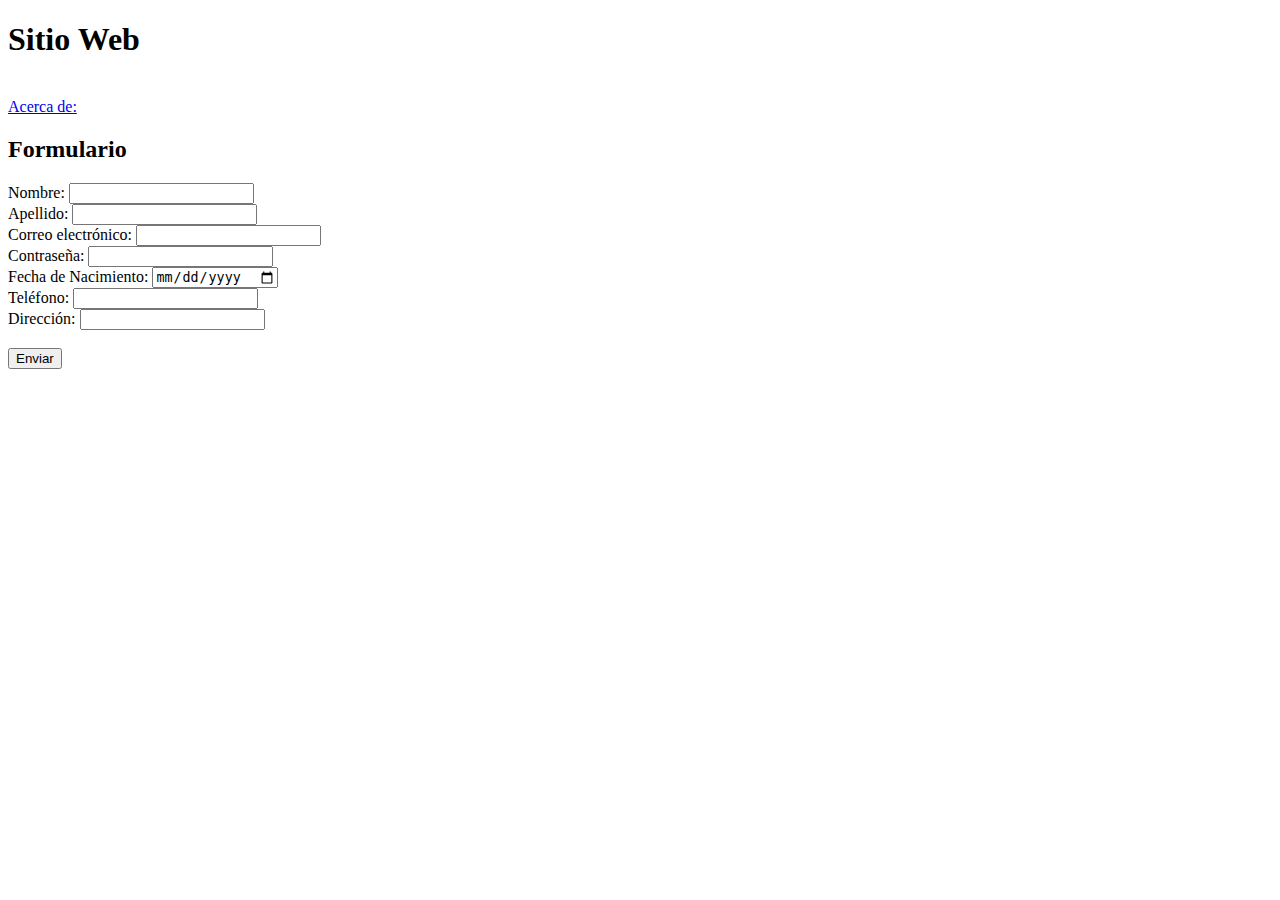
<file: HTML/Ejercicio2/index.html>
<!DOCTYPE html>
<html lang="en">
<head>
    <meta charset="UTF-8">
    <meta name="viewport" content="width=device-width, initial-scale=1.0">
    <title>Ejercicio 2</title>
</head>
<body>
    <h1>Sitio Web</h1>
    <br>
    <a href="acerca.html">Acerca de:</a>
    <br>
    <h2>Formulario</h2>
    <div>
        <section>
            <form action="">
                <label for="">Nombre:</label>
                <input type="text">
                <br>
                <label for="">Apellido:</label>
                <input type="text">
                <br>
                <label for="">Correo electrónico:</label>
                <input type=="mail">
                <br>
                <label for="">Contraseña:</label>
                <input type="password">
                <br>
                <label for="">Fecha de Nacimiento:</label>
                <input type="Date">
                <br>
                <label for="">Teléfono:</label>
                <input type="number">
                <br>
                <label for="">Dirección:</label>
                <input type="text">
            </form>
        </section>
    </div>
    <br>
    <button class="btn btn-primary">Enviar</button>
</body>
</html>
</file>
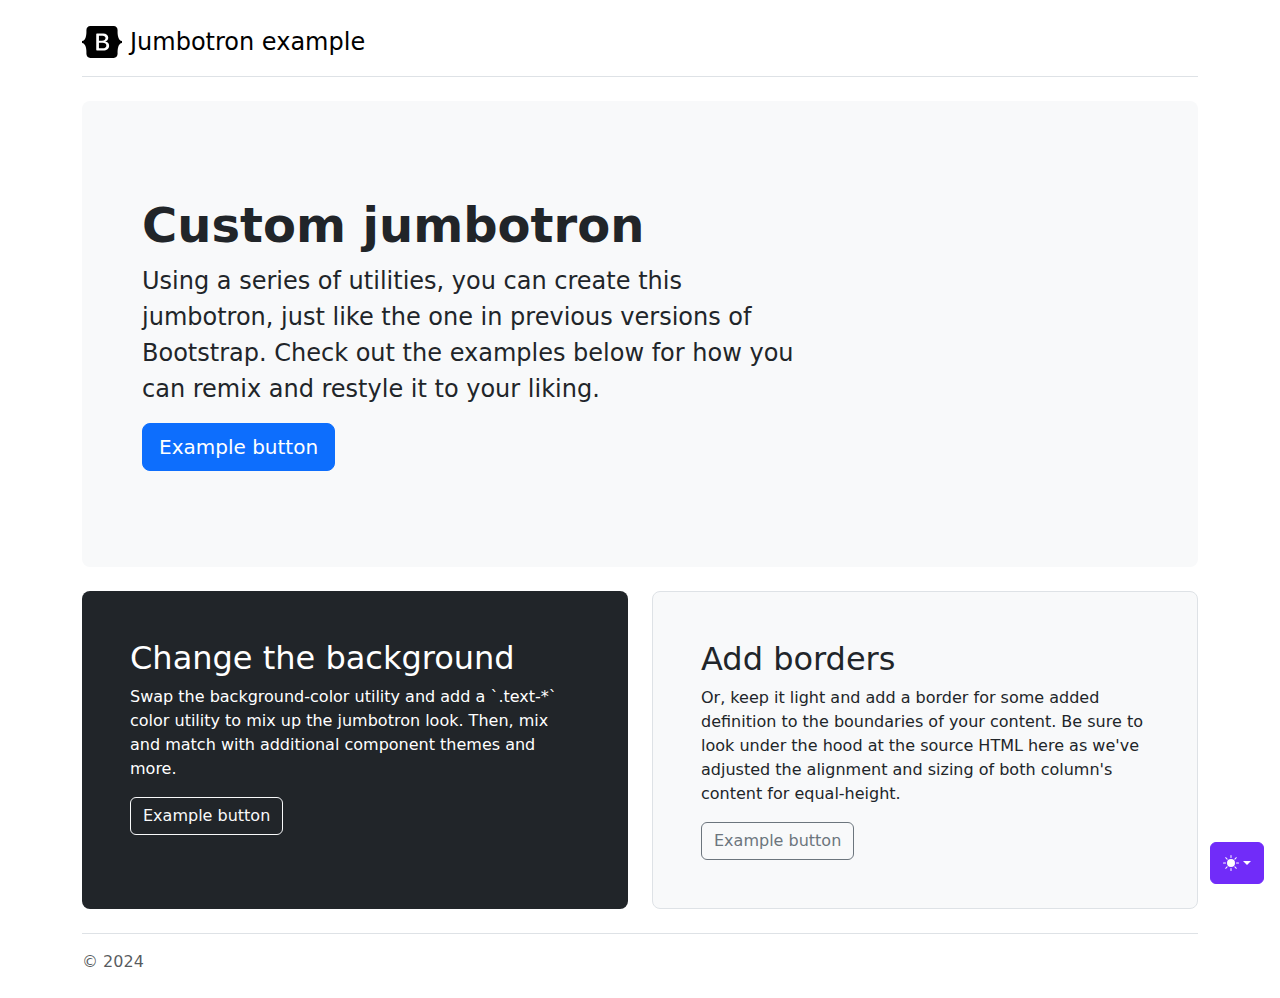
<file: BOOTSTRAP/Jumbotron example · Bootstrap v5.3.html>
<!DOCTYPE html>
<!-- saved from url=(0053)https://getbootstrap.com/docs/5.3/examples/jumbotron/ -->
<html lang="en" data-bs-theme="dark"><head><meta http-equiv="Content-Type" content="text/html; charset=UTF-8"><script src="./Jumbotron example · Bootstrap v5.3_files/color-modes.js.descarga"></script>

    
    <meta name="viewport" content="width=device-width, initial-scale=1">
    <link href="https://cdn.jsdelivr.net/npm/bootstrap@5.3.3/dist/css/bootstrap.min.css" rel="stylesheet" integrity="sha384-QWTKZyjpPEjISv5WaRU9OFeRpok6YctnYmDr5pNlyT2bRjXh0JMhjY6hW+ALEwIH" crossorigin="anonymous">
    <meta name="description" content="">
    <meta name="author" content="Mark Otto, Jacob Thornton, and Bootstrap contributors">
    <meta name="generator" content="Hugo 0.122.0">
    <title>Jumbotron example · Bootstrap v5.3</title>

    <link rel="canonical" href="https://getbootstrap.com/docs/5.3/examples/jumbotron/">

    

    <link rel="stylesheet" href="./Jumbotron example · Bootstrap v5.3_files/css@3">

<link href="./Jumbotron example · Bootstrap v5.3_files/bootstrap.min.css" rel="stylesheet" integrity="sha384-QWTKZyjpPEjISv5WaRU9OFeRpok6YctnYmDr5pNlyT2bRjXh0JMhjY6hW+ALEwIH" crossorigin="anonymous">

    <!-- Favicons -->
<link rel="apple-touch-icon" href="https://getbootstrap.com/docs/5.3/assets/img/favicons/apple-touch-icon.png" sizes="180x180">
<link rel="icon" href="https://getbootstrap.com/docs/5.3/assets/img/favicons/favicon-32x32.png" sizes="32x32" type="image/png">
<link rel="icon" href="https://getbootstrap.com/docs/5.3/assets/img/favicons/favicon-16x16.png" sizes="16x16" type="image/png">
<link rel="manifest" href="https://getbootstrap.com/docs/5.3/assets/img/favicons/manifest.json">
<link rel="mask-icon" href="https://getbootstrap.com/docs/5.3/assets/img/favicons/safari-pinned-tab.svg" color="#712cf9">
<link rel="icon" href="https://getbootstrap.com/docs/5.3/assets/img/favicons/favicon.ico">
<meta name="theme-color" content="#712cf9">


    <style>
      .bd-placeholder-img {
        font-size: 1.125rem;
        text-anchor: middle;
        -webkit-user-select: none;
        -moz-user-select: none;
        user-select: none;
      }

      @media (min-width: 768px) {
        .bd-placeholder-img-lg {
          font-size: 3.5rem;
        }
      }

      .b-example-divider {
        width: 100%;
        height: 3rem;
        background-color: rgba(0, 0, 0, .1);
        border: solid rgba(0, 0, 0, .15);
        border-width: 1px 0;
        box-shadow: inset 0 .5em 1.5em rgba(0, 0, 0, .1), inset 0 .125em .5em rgba(0, 0, 0, .15);
      }

      .b-example-vr {
        flex-shrink: 0;
        width: 1.5rem;
        height: 100vh;
      }

      .bi {
        vertical-align: -.125em;
        fill: currentColor;
      }

      .nav-scroller {
        position: relative;
        z-index: 2;
        height: 2.75rem;
        overflow-y: hidden;
      }

      .nav-scroller .nav {
        display: flex;
        flex-wrap: nowrap;
        padding-bottom: 1rem;
        margin-top: -1px;
        overflow-x: auto;
        text-align: center;
        white-space: nowrap;
        -webkit-overflow-scrolling: touch;
      }

      .btn-bd-primary {
        --bd-violet-bg: #712cf9;
        --bd-violet-rgb: 112.520718, 44.062154, 249.437846;

        --bs-btn-font-weight: 600;
        --bs-btn-color: var(--bs-white);
        --bs-btn-bg: var(--bd-violet-bg);
        --bs-btn-border-color: var(--bd-violet-bg);
        --bs-btn-hover-color: var(--bs-white);
        --bs-btn-hover-bg: #6528e0;
        --bs-btn-hover-border-color: #6528e0;
        --bs-btn-focus-shadow-rgb: var(--bd-violet-rgb);
        --bs-btn-active-color: var(--bs-btn-hover-color);
        --bs-btn-active-bg: #5a23c8;
        --bs-btn-active-border-color: #5a23c8;
      }

      .bd-mode-toggle {
        z-index: 1500;
      }

      .bd-mode-toggle .dropdown-menu .active .bi {
        display: block !important;
      }
    </style>

    
  </head>
  <body>
    <svg xmlns="http://www.w3.org/2000/svg" class="d-none">
      <symbol id="check2" viewBox="0 0 16 16">
        <path d="M13.854 3.646a.5.5 0 0 1 0 .708l-7 7a.5.5 0 0 1-.708 0l-3.5-3.5a.5.5 0 1 1 .708-.708L6.5 10.293l6.646-6.647a.5.5 0 0 1 .708 0z"></path>
      </symbol>
      <symbol id="circle-half" viewBox="0 0 16 16">
        <path d="M8 15A7 7 0 1 0 8 1v14zm0 1A8 8 0 1 1 8 0a8 8 0 0 1 0 16z"></path>
      </symbol>
      <symbol id="moon-stars-fill" viewBox="0 0 16 16">
        <path d="M6 .278a.768.768 0 0 1 .08.858 7.208 7.208 0 0 0-.878 3.46c0 4.021 3.278 7.277 7.318 7.277.527 0 1.04-.055 1.533-.16a.787.787 0 0 1 .81.316.733.733 0 0 1-.031.893A8.349 8.349 0 0 1 8.344 16C3.734 16 0 12.286 0 7.71 0 4.266 2.114 1.312 5.124.06A.752.752 0 0 1 6 .278z"></path>
        <path d="M10.794 3.148a.217.217 0 0 1 .412 0l.387 1.162c.173.518.579.924 1.097 1.097l1.162.387a.217.217 0 0 1 0 .412l-1.162.387a1.734 1.734 0 0 0-1.097 1.097l-.387 1.162a.217.217 0 0 1-.412 0l-.387-1.162A1.734 1.734 0 0 0 9.31 6.593l-1.162-.387a.217.217 0 0 1 0-.412l1.162-.387a1.734 1.734 0 0 0 1.097-1.097l.387-1.162zM13.863.099a.145.145 0 0 1 .274 0l.258.774c.115.346.386.617.732.732l.774.258a.145.145 0 0 1 0 .274l-.774.258a1.156 1.156 0 0 0-.732.732l-.258.774a.145.145 0 0 1-.274 0l-.258-.774a1.156 1.156 0 0 0-.732-.732l-.774-.258a.145.145 0 0 1 0-.274l.774-.258c.346-.115.617-.386.732-.732L13.863.1z"></path>
      </symbol>
      <symbol id="sun-fill" viewBox="0 0 16 16">
        <path d="M8 12a4 4 0 1 0 0-8 4 4 0 0 0 0 8zM8 0a.5.5 0 0 1 .5.5v2a.5.5 0 0 1-1 0v-2A.5.5 0 0 1 8 0zm0 13a.5.5 0 0 1 .5.5v2a.5.5 0 0 1-1 0v-2A.5.5 0 0 1 8 13zm8-5a.5.5 0 0 1-.5.5h-2a.5.5 0 0 1 0-1h2a.5.5 0 0 1 .5.5zM3 8a.5.5 0 0 1-.5.5h-2a.5.5 0 0 1 0-1h2A.5.5 0 0 1 3 8zm10.657-5.657a.5.5 0 0 1 0 .707l-1.414 1.415a.5.5 0 1 1-.707-.708l1.414-1.414a.5.5 0 0 1 .707 0zm-9.193 9.193a.5.5 0 0 1 0 .707L3.05 13.657a.5.5 0 0 1-.707-.707l1.414-1.414a.5.5 0 0 1 .707 0zm9.193 2.121a.5.5 0 0 1-.707 0l-1.414-1.414a.5.5 0 0 1 .707-.707l1.414 1.414a.5.5 0 0 1 0 .707zM4.464 4.465a.5.5 0 0 1-.707 0L2.343 3.05a.5.5 0 1 1 .707-.707l1.414 1.414a.5.5 0 0 1 0 .708z"></path>
      </symbol>
    </svg>

    <div class="dropdown position-fixed bottom-0 end-0 mb-3 me-3 bd-mode-toggle">
      <button class="btn btn-bd-primary py-2 dropdown-toggle d-flex align-items-center" id="bd-theme" type="button" aria-expanded="false" data-bs-toggle="dropdown" aria-label="Toggle theme (dark)">
        <svg class="bi my-1 theme-icon-active" width="1em" height="1em"><use href="#moon-stars-fill"></use></svg>
        <span class="visually-hidden" id="bd-theme-text">Toggle theme</span>
      </button>
      <ul class="dropdown-menu dropdown-menu-end shadow" aria-labelledby="bd-theme-text">
        <li>
          <button type="button" class="dropdown-item d-flex align-items-center" data-bs-theme-value="light" aria-pressed="false">
            <svg class="bi me-2 opacity-50" width="1em" height="1em"><use href="#sun-fill"></use></svg>
            Light
            <svg class="bi ms-auto d-none" width="1em" height="1em"><use href="#check2"></use></svg>
          </button>
        </li>
        <li>
          <button type="button" class="dropdown-item d-flex align-items-center active" data-bs-theme-value="dark" aria-pressed="true">
            <svg class="bi me-2 opacity-50" width="1em" height="1em"><use href="#moon-stars-fill"></use></svg>
            Dark
            <svg class="bi ms-auto d-none" width="1em" height="1em"><use href="#check2"></use></svg>
          </button>
        </li>
        <li>
          <button type="button" class="dropdown-item d-flex align-items-center" data-bs-theme-value="auto" aria-pressed="false">
            <svg class="bi me-2 opacity-50" width="1em" height="1em"><use href="#circle-half"></use></svg>
            Auto
            <svg class="bi ms-auto d-none" width="1em" height="1em"><use href="#check2"></use></svg>
          </button>
        </li>
      </ul>
    </div>

    
<main>
  <div class="container py-4">
    <header class="pb-3 mb-4 border-bottom">
      <a href="https://getbootstrap.com/" class="d-flex align-items-center text-body-emphasis text-decoration-none">
        <svg xmlns="http://www.w3.org/2000/svg" width="40" height="32" class="me-2" viewBox="0 0 118 94" role="img"><title>Bootstrap</title><path fill-rule="evenodd" clip-rule="evenodd" d="M24.509 0c-6.733 0-11.715 5.893-11.492 12.284.214 6.14-.064 14.092-2.066 20.577C8.943 39.365 5.547 43.485 0 44.014v5.972c5.547.529 8.943 4.649 10.951 11.153 2.002 6.485 2.28 14.437 2.066 20.577C12.794 88.106 17.776 94 24.51 94H93.5c6.733 0 11.714-5.893 11.491-12.284-.214-6.14.064-14.092 2.066-20.577 2.009-6.504 5.396-10.624 10.943-11.153v-5.972c-5.547-.529-8.934-4.649-10.943-11.153-2.002-6.484-2.28-14.437-2.066-20.577C105.214 5.894 100.233 0 93.5 0H24.508zM80 57.863C80 66.663 73.436 72 62.543 72H44a2 2 0 01-2-2V24a2 2 0 012-2h18.437c9.083 0 15.044 4.92 15.044 12.474 0 5.302-4.01 10.049-9.119 10.88v.277C75.317 46.394 80 51.21 80 57.863zM60.521 28.34H49.948v14.934h8.905c6.884 0 10.68-2.772 10.68-7.727 0-4.643-3.264-7.207-9.012-7.207zM49.948 49.2v16.458H60.91c7.167 0 10.964-2.876 10.964-8.281 0-5.406-3.903-8.178-11.425-8.178H49.948z" fill="currentColor"></path></svg>
        <span class="fs-4">Jumbotron example</span>
      </a>
    </header>

    <div class="p-5 mb-4 bg-body-tertiary rounded-3">
      <div class="container-fluid py-5">
        <h1 class="display-5 fw-bold">Custom jumbotron</h1>
        <p class="col-md-8 fs-4">Using a series of utilities, you can create this jumbotron, just like the one in previous versions of Bootstrap. Check out the examples below for how you can remix and restyle it to your liking.</p>
        <button class="btn btn-primary btn-lg" type="button">Example button</button>
      </div>
    </div>

    <div class="row align-items-md-stretch">
      <div class="col-md-6">
        <div class="h-100 p-5 text-bg-dark rounded-3">
          <h2>Change the background</h2>
          <p>Swap the background-color utility and add a `.text-*` color utility to mix up the jumbotron look. Then, mix and match with additional component themes and more.</p>
          <button class="btn btn-outline-light" type="button">Example button</button>
        </div>
      </div>
      <div class="col-md-6">
        <div class="h-100 p-5 bg-body-tertiary border rounded-3">
          <h2>Add borders</h2>
          <p>Or, keep it light and add a border for some added definition to the boundaries of your content. Be sure to look under the hood at the source HTML here as we've adjusted the alignment and sizing of both column's content for equal-height.</p>
          <button class="btn btn-outline-secondary" type="button">Example button</button>
        </div>
      </div>
    </div>

    <footer class="pt-3 mt-4 text-body-secondary border-top">
      © 2024
    </footer>
  </div>
</main>
<script src="./Jumbotron example · Bootstrap v5.3_files/bootstrap.bundle.min.js.descarga" integrity="sha384-YvpcrYf0tY3lHB60NNkmXc5s9fDVZLESaAA55NDzOxhy9GkcIdslK1eN7N6jIeHz" crossorigin="anonymous"></script>

    

</body></html>
</file>
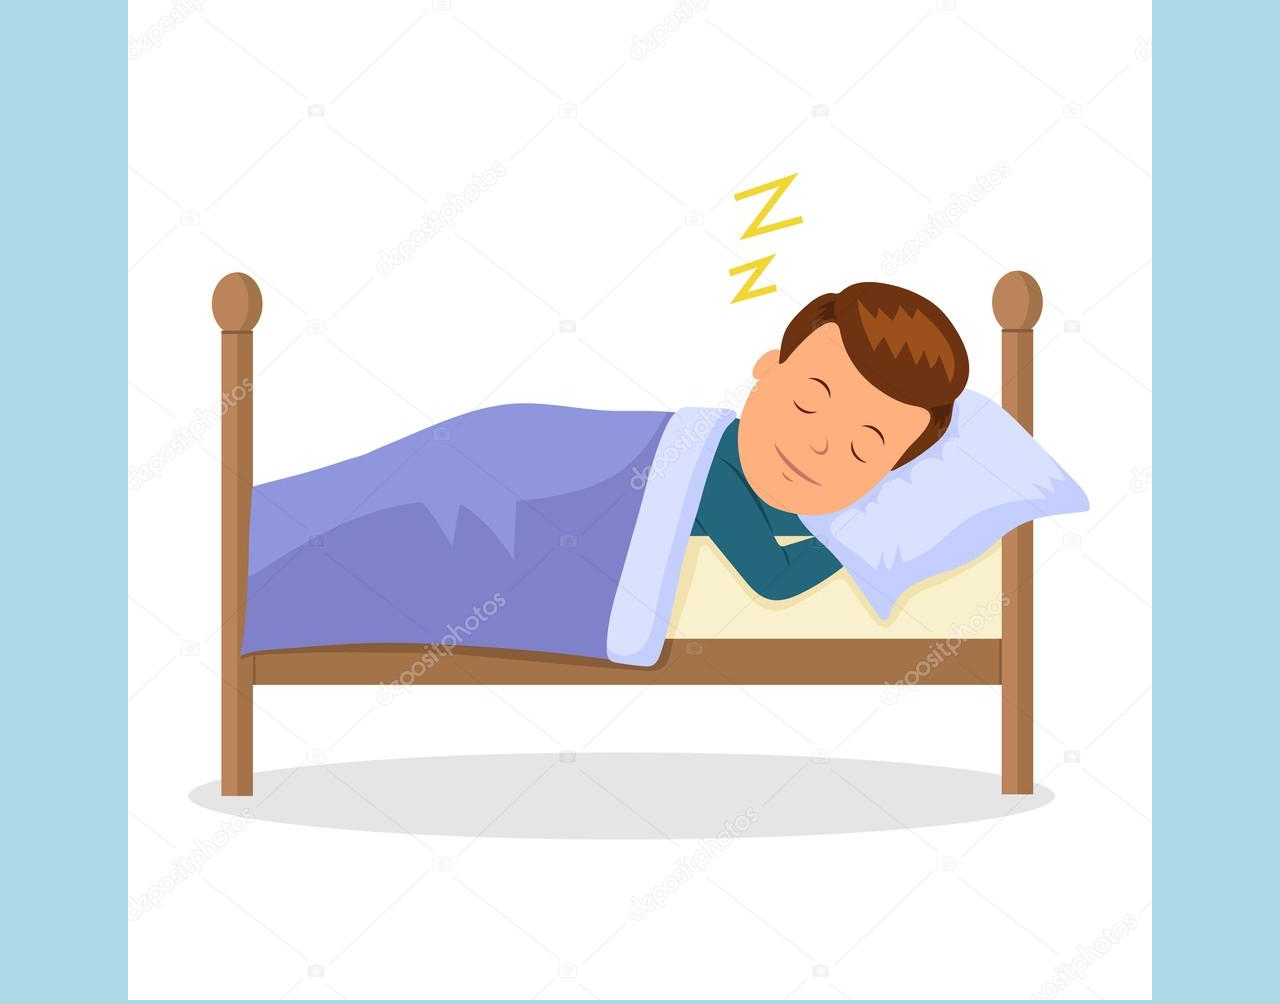
<file: CSS/Ejercicio.html>
<!DOCTYPE html>
<html lang="es">
<head>
    <meta charset="UTF-8">
    <meta name="viewport" content="width=device-width, initial-scale=1.0">
    <title>Ejercicio de CSS</title>
    <style>
        /* Completa el ejercicio siguiendo las instrucciones en los comentarios */

        /* Estilo para el cuerpo de la página */
        body {
            /* Configura el fondo y el color del texto */
            background-color: lightblue; /* Configura el fondo */
            color: black; /* Configura el color del texto */
            display: flex;
            justify-content: center; /* Centraliza el contenido */
            align-items: center;
            height: 100vh;
            margin: 0;
        }

    </style>
</head>
<body>
    <!-- Centraliza todo el contenido al centro de la pantalla -->
    <main>
        <h1>
            <!-- Completa el título con: "Mi cosa favorita es:" -->
            Dormir
        </h1>
        <img src="durmiendo.jpg" alt="Mi cosa favorita">
        <!-- Agrega aquí la etiqueta para una imagen y vincula con la etiqueta <img /> con la imagen correspondiente  -->
    </main>

</body>
</html>
</file>
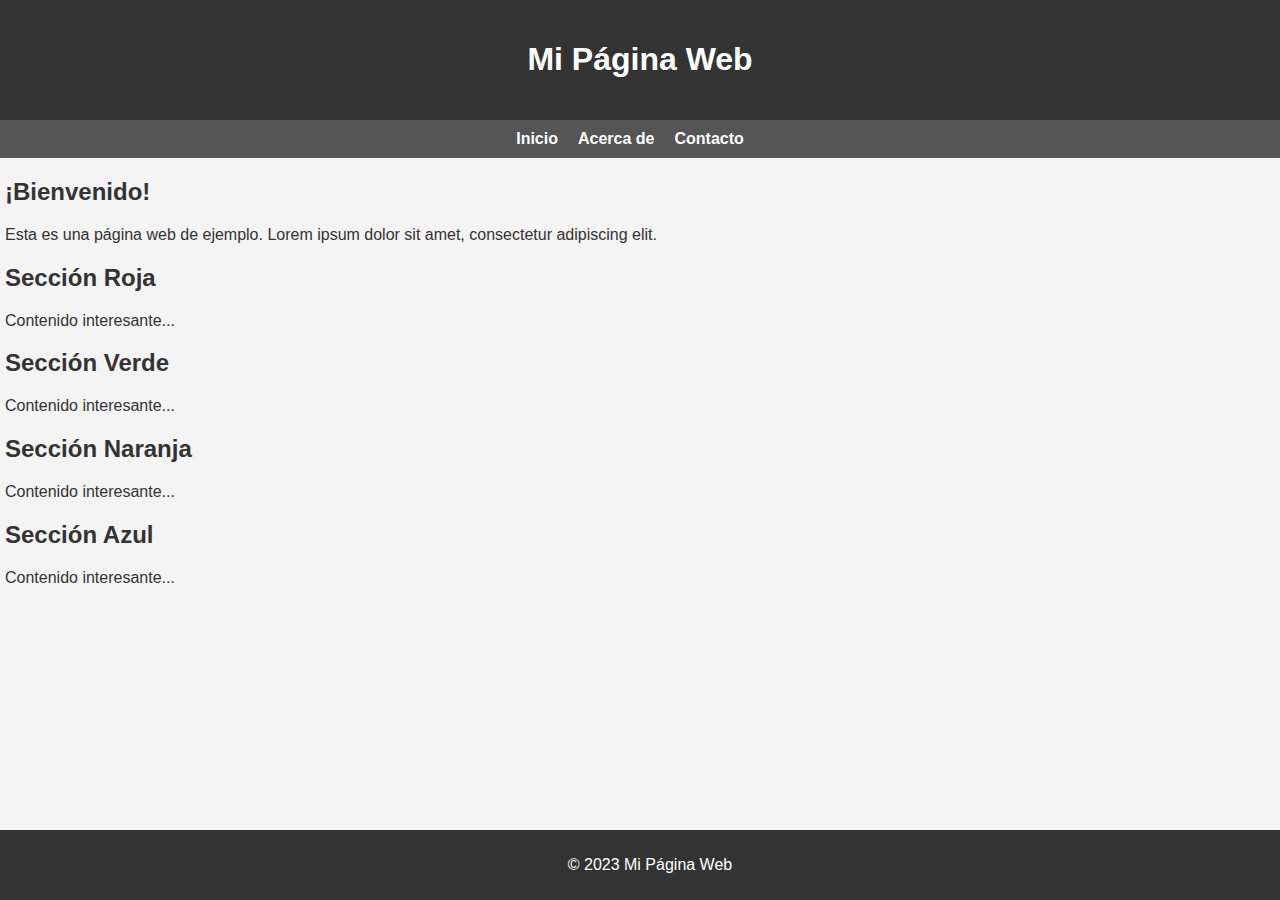
<file: CSS/Ejercicio2.html>
<!DOCTYPE html>
<html lang="es">
<head>
    <meta charset="UTF-8">
    <link rel="stylesheet" href="estilos.css">
    <meta name="viewport" content="width=device-width, initial-scale=1.0">
    <title>Mi Página Web</title>
    <!-- Recuerda que en el <head> es donde normalmente importamos nuestras hojas de estilo -->
</head>
<body>

    <header>
        <h1>Mi Página Web</h1>
    </header>

    <nav>
        <ul>
            <li><a href="#">Inicio</a></li>
            <li><a href="#">Acerca de</a></li>
            <li><a href="#">Contacto</a></li>
        </ul>
    </nav>

    <main>
        <!-- Recuerda que los atributos son necesarios para vincular nuestro CSS -->
        <section>
            <h2>¡Bienvenido!</h2>
            <p>Esta es una página web de ejemplo. Lorem ipsum dolor sit amet, consectetur adipiscing elit.</p>
        </section>
        
        <!-- Recuerda que los atributos son necesarios para poder indicar nuestras clases -->
        <section>
            <h2>Sección Roja</h2>
            <p>Contenido interesante...</p>
        </section>

        <section>
            <h2>Sección Verde</h2>
            <p>Contenido interesante...</p>
        </section>

        <section>
            <h2>Sección Naranja</h2>
            <p>Contenido interesante...</p>
        </section>

        <section>
            <h2>Sección Azul</h2>
            <p>Contenido interesante...</p>
        </section>
    </main>

    <footer>
        <p>&copy; 2023 Mi Página Web</p>
    </footer>

</body>
</html>
</file>
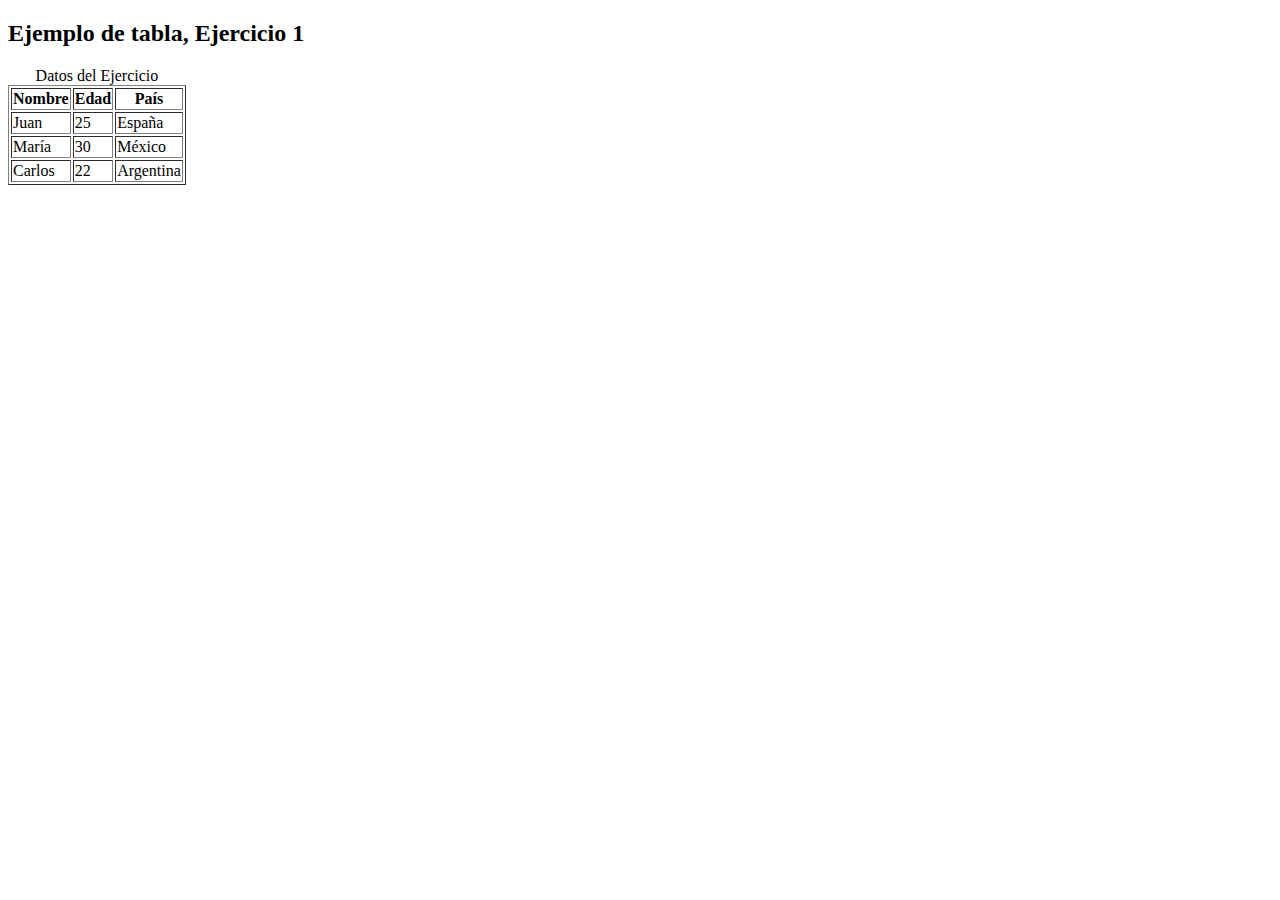
<file: HTML/Ejercicio1.html>
<!DOCTYPE html>
<html lang="en">
<head>
    <meta charset="UTF-8">
    <meta name="viewport" content="width=device-width, initial-scale=1.0">
    <title>Ejercicio 1, Ejemplo de tabla</title>
</head>
<body>
    <h2>Ejemplo de tabla, Ejercicio 1</h2>
    <table border="1">
        <caption>Datos del Ejercicio</caption>
        <thead>
          <tr>
            <th>Nombre</th>
            <th>Edad</th>
            <th>País</th>
          </tr>
        </thead>
        <tbody>
          <tr>
            <td>Juan</td>
            <td>25</td>
            <td>España</td>
          </tr>
          <tr>
            <td>María</td>
            <td>30</td>
            <td>México</td>
          </tr>
          <tr>
            <td>Carlos</td>
            <td>22</td>
            <td>Argentina</td>
          </tr>
        </tbody>
      </table>
</body>
</html>
</file>
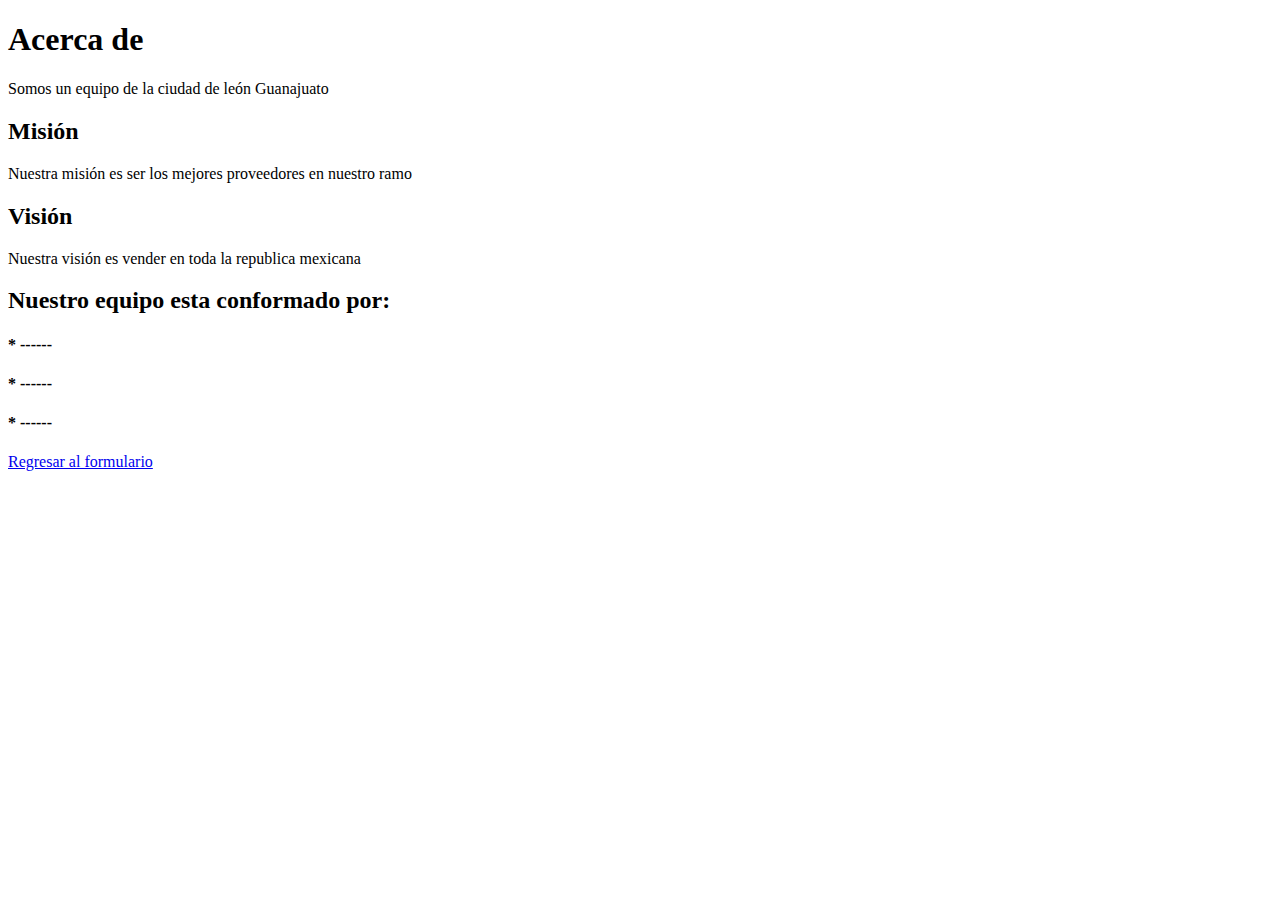
<file: HTML/Ejercicio2/acerca.html>
<!DOCTYPE html>
<html lang="en">
<head>
    <meta charset="UTF-8">
    <meta name="viewport" content="width=device-width, initial-scale=1.0">
    <title>Acerca de:</title>
</head>
<body>
    <p>
        <h1>Acerca de</h1>
        Somos un equipo de la ciudad de león Guanajuato
    </p>
    <p>
        <h2>Misión</h2>
        Nuestra misión es ser los mejores proveedores en nuestro ramo
    </p>
    <p>
        <h2>Visión</h2>
        Nuestra visión es vender en toda la republica mexicana
    </p>
    <p>
        <h2>Nuestro equipo esta conformado por:</h2>
        <h4>* ------</h4>
        <h4>* ------</h4>
        <h4>* ------</h4>
    </p>

    <a href="index.html">Regresar al formulario</a>
</body>
</html>
</file>
<file: CSS/estilos.css>
/* estilos.css */

body {
    font-family: 'Arial', sans-serif;
    margin: 0;
    padding: 0;
    background-color: #f4f4f4;
    color: #333;
}

header {
    background-color: #333;
    color: #fff;
    text-align: center;
    padding: 20px;
}

nav {
    background-color: #555;
    padding: 10px;
}

ul {
    list-style: none;
    margin: 0;
    padding: 0;
    display: flex;
    justify-content: center;
}

li {
    margin-right: 20px;
}

a {
    text-decoration: none;
    color: #fff;
    font-weight: bold;
}

main {
    padding: 0 5px 0 5px;
}

#bienvenida {
    background-color: #ffd700;
}

.seccion {
    font-family: monospace;
    padding: 10px;
}

.rojo {
    background-color: red;
    color: white;
}

.verde {
    background-color: green;
    color: white;
}

.naranja {
    background-color: orange;
}

.azul {
    background-color: blue;
    color: white;
}

footer {
    background-color: #333;
    color: #fff;
    text-align: center;
    padding: 10px;
    position: fixed;
    bottom: 0;
    width: 100%;
}
</file>
